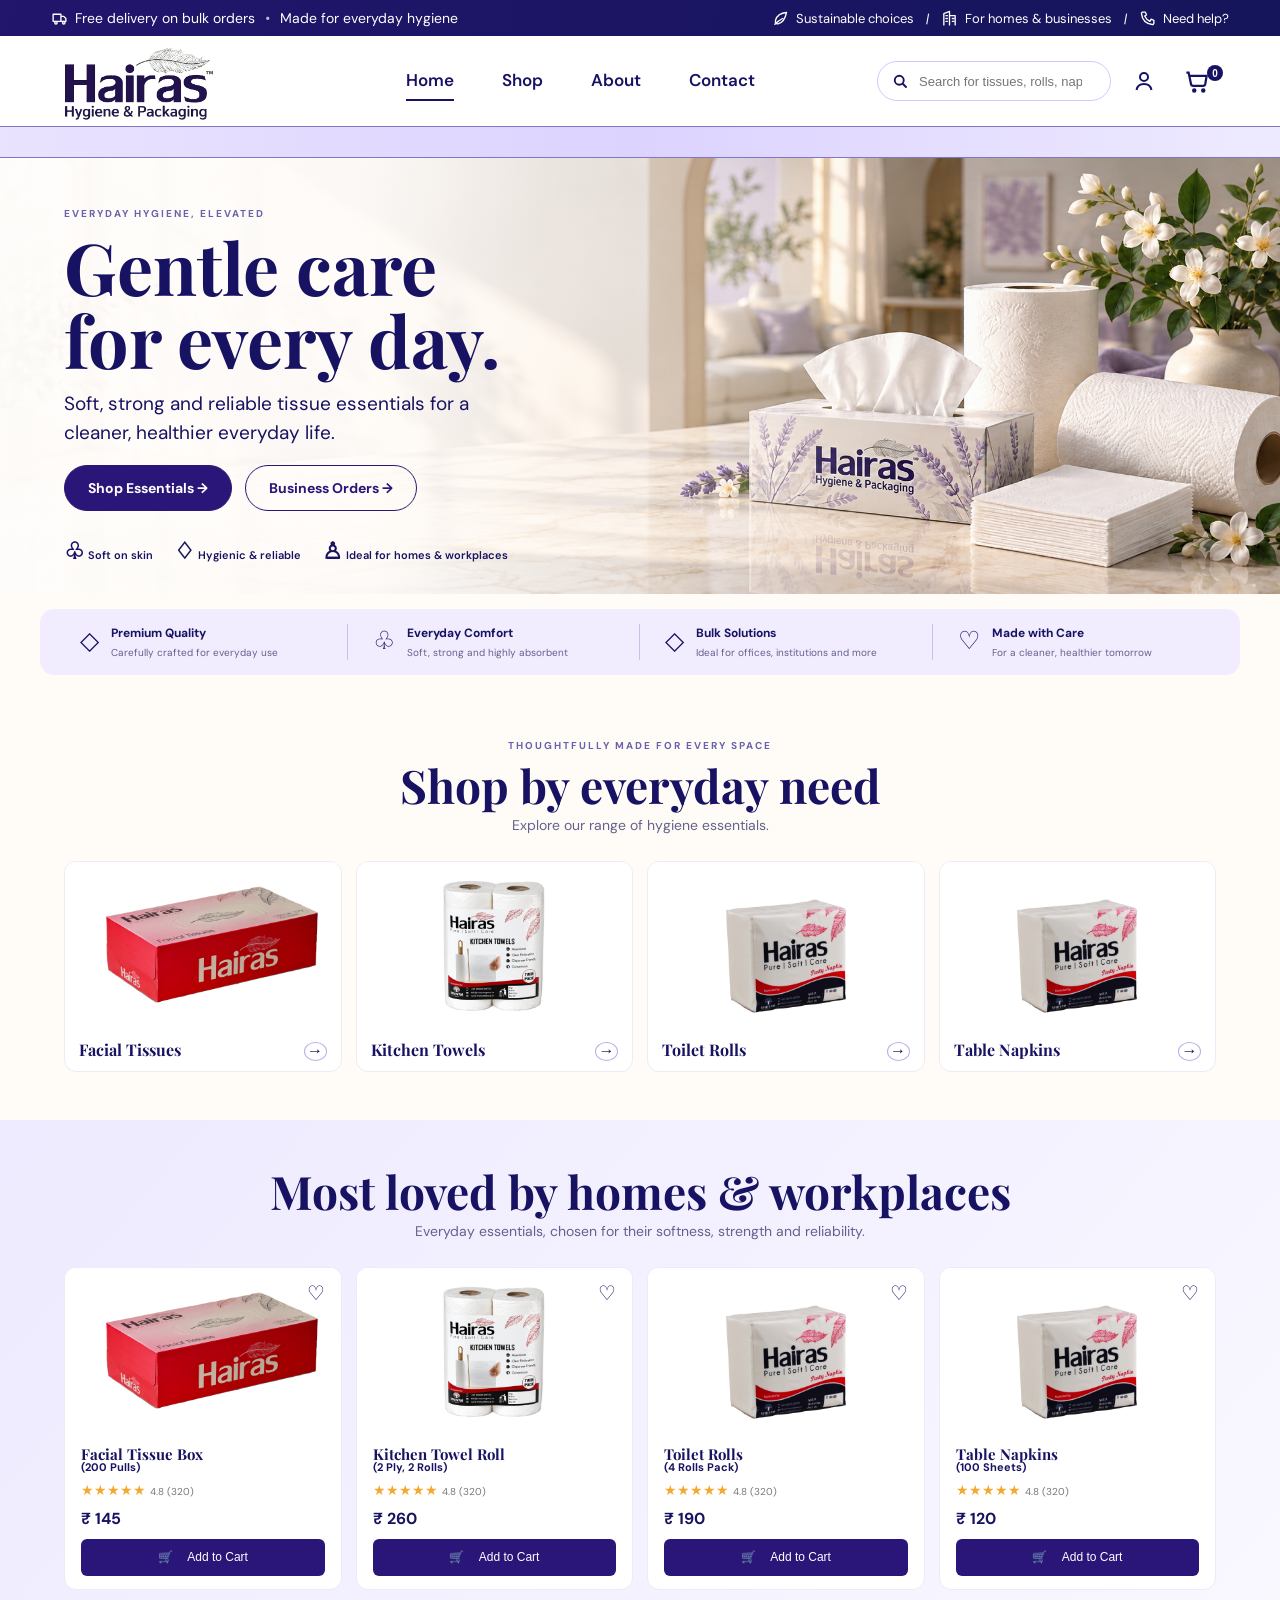
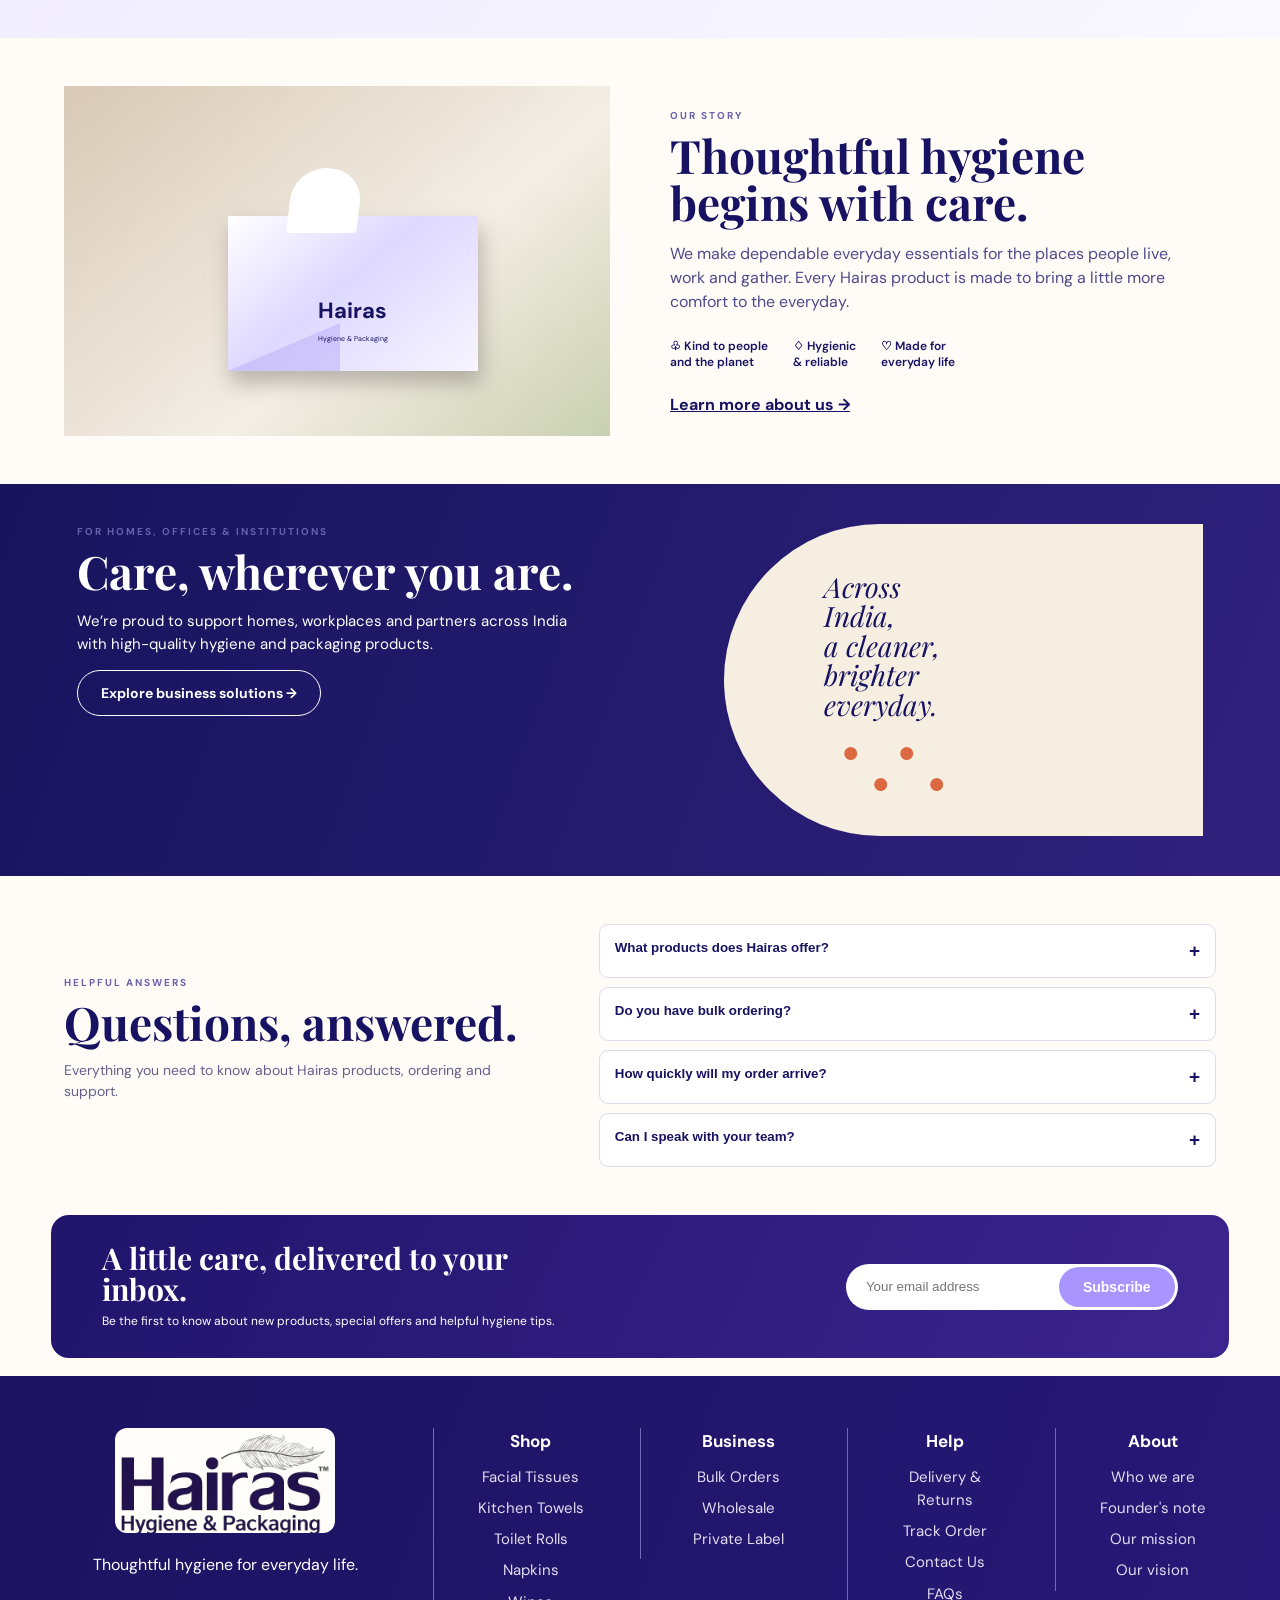
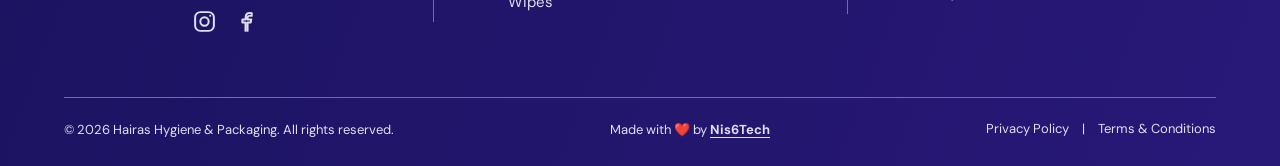
<file: public/index.html>
<!DOCTYPE html>
<html lang="en">
<head>
  <meta charset="UTF-8" /><meta name="viewport" content="width=device-width, initial-scale=1.0" />
  <meta name="description" content="Hairas — thoughtful hygiene for everyday life." />
  <title>Hairas | Hygiene &amp; Packaging</title>
  <link rel="preconnect" href="https://fonts.googleapis.com"><link rel="preconnect" href="https://fonts.gstatic.com" crossorigin>
  <link href="https://fonts.googleapis.com/css2?family=DM+Sans:wght@400;500;600;700&family=Playfair+Display:wght@600;700;800&display=swap" rel="stylesheet">
  <link rel="stylesheet" href="css/style.css" />
</head>
<body>
  <div class="notice"><span>▰ &nbsp; Free delivery on bulk orders</span><i>•</i><span>Made for everyday hygiene</span><span class="notice-right">♧ Sustainable choices &nbsp; | &nbsp; ♙ For homes &amp; businesses &nbsp; | &nbsp; ☎ Need help?</span></div>
  <header class="header">
    <a class="brand header-logo" href="index.html"><img src="images/hairas-logo.png" alt="Hairas Hygiene &amp; Packaging"></a>
    <button class="menu" aria-label="Open navigation">☰</button>
    <nav><a class="active" href="index.html">Home</a><a href="Product.html">Shop</a><a href="About.html">About</a><a href="#business">Business</a><a href="Contact.html">Contact</a></nav>
    <div class="head-actions"><label class="search"><svg viewBox="0 0 24 24" aria-hidden="true"><circle cx="11" cy="11" r="6"></circle><path d="m16 16 4 4"></path></svg><input placeholder="Search for tissues, rolls, napkins..." /></label><button class="icon-button" aria-label="Account"><svg viewBox="0 0 24 24"><circle cx="12" cy="8" r="4"></circle><path d="M4.5 21c.7-4 3.2-6 7.5-6s6.8 2 7.5 6"></path></svg></button><button class="cart-button icon-button" aria-label="Cart"><svg viewBox="0 0 24 24"><path d="M3 4h2l2.1 10.2a2 2 0 0 0 2 1.6h8.7a2 2 0 0 0 2-1.6L21 7H6"></path><circle cx="10" cy="20" r="1"></circle><circle cx="18" cy="20" r="1"></circle></svg><b>0</b></button></div>
  </header>
  <div class="info-ticker"><div class="ticker-content"><span>✦ &nbsp; Welcome to Hairas — thoughtful hygiene for everyday life</span><span>•</span><span>Free delivery on bulk orders</span><span>•</span><span>Business &amp; wholesale enquiries welcome</span><span>•</span><span>Soft, safe and reliable essentials for every space</span><span>•</span><span>✦ &nbsp; Welcome to Hairas — thoughtful hygiene for everyday life</span></div></div>

  <main>
    <section id="home" class="hero">
      <div class="hero-copy"><p class="eyebrow">EVERYDAY HYGIENE, ELEVATED</p><h1>Gentle care<br>for every day.</h1><p>Soft, strong and reliable tissue essentials for a cleaner, healthier everyday life.</p><div class="buttons"><a class="btn primary" href="Product.html">Shop Essentials <span>→</span></a><a class="btn outline" href="#business">Business Orders <span>→</span></a></div><div class="assurances"><span>♧ Soft on skin</span><span>♢ Hygienic &amp; reliable</span><span>♙ Ideal for homes &amp; workplaces</span></div></div>
      <div class="hero-art"><div class="soft-circle"></div><span class="leaf leaf-one">❧</span><div class="roll tall"></div><div class="tissue-box"><b>Hairas</b><small>Hygiene &amp; Packaging</small><i></i></div><div class="roll medium"></div><div class="napkin-stack"></div><em>♧ &nbsp; Soft. Safe. Thoughtful.</em></div>
    </section>
    <section class="value-strip"><div>◇<p><b>Premium Quality</b><small>Carefully crafted for everyday use</small></p></div><div>♧<p><b>Everyday Comfort</b><small>Soft, strong and highly absorbent</small></p></div><div>◇<p><b>Bulk Solutions</b><small>Ideal for offices, institutions and more</small></p></div><div>♡<p><b>Made with Care</b><small>For a cleaner, healthier tomorrow</small></p></div></section>
    <section id="products" class="shop section"><div class="section-heading"><p class="eyebrow">THOUGHTFULLY MADE FOR EVERY SPACE</p><h2>Shop by everyday need</h2><p>Explore our range of hygiene essentials.</p></div><div class="category-cards"><article><div class="product-visual tissue"></div><h3>Facial Tissues <span>→</span></h3></article><article><div class="product-visual kitchen"></div><h3>Kitchen Towels <span>→</span></h3></article><article><div class="product-visual toilet"></div><h3>Toilet Rolls <span>→</span></h3></article><article><div class="product-visual napkins"></div><h3>Table Napkins <span>→</span></h3></article></div></section>
    <section class="featured section"><div class="section-heading"><h2>Most loved by homes &amp; workplaces</h2><p>Everyday essentials, chosen for their softness, strength and reliability.</p></div><div id="product-grid" class="product-grid"></div></section>
    <section id="about" class="story section"><div class="story-art"><div class="tissue-box large"><b>Hairas</b><small>Hygiene &amp; Packaging</small><i></i></div></div><div><p class="eyebrow">OUR STORY</p><h2>Thoughtful hygiene begins with care.</h2><p>We make dependable everyday essentials for the places people live, work and gather. Every Hairas product is made to bring a little more comfort to the everyday.</p><div class="story-features"><span>♧ Kind to people<br>and the planet</span><span>♢ Hygienic<br>&amp; reliable</span><span>♡ Made for<br>everyday life</span></div><a class="text-link" href="#contact">Learn more about us →</a></div></section>
    <section id="business" class="business"><div><p class="eyebrow">FOR HOMES, OFFICES &amp; INSTITUTIONS</p><h2>Care, wherever you are.</h2><p>We’re proud to support homes, workplaces and partners across India with high-quality hygiene and packaging products.</p><a class="btn outline white" href="#contact">Explore business solutions →</a></div><div class="map">Across<br>India,<br>a cleaner,<br>brighter<br>everyday.<span>●　 ●<br>　●　 ●</span></div></section>
    <section class="faq section"><div><p class="eyebrow">HELPFUL ANSWERS</p><h2>Questions, answered.</h2><p>Everything you need to know about Hairas products, ordering and support.</p></div><div class="accordion"><button>What products does Hairas offer? <b>+</b></button><button>Do you have bulk ordering? <b>+</b></button><button>How quickly will my order arrive? <b>+</b></button><button>Can I speak with your team? <b>+</b></button></div></section>
    <section id="contact" class="newsletter"><div><h2>A little care, delivered to your inbox.</h2><p>Be the first to know about new products, special offers and helpful hygiene tips.</p></div><form><input type="email" placeholder="Your email address" required><button class="btn primary">Subscribe</button></form></section>
  </main>
  <footer><div class="footer-main"><div class="footer-brand"><a class="brand" href="#home"><strong>Hairas</strong><small>Hygiene &amp; Packaging</small></a><p>Thoughtful hygiene for everyday life.</p><p class="socials">◎　f　▶　in</p></div><div><b>Shop</b><a>Facial Tissues</a><a>Kitchen Towels</a><a>Toilet Rolls</a><a>Napkins</a><a>Wipes</a></div><div><b>Business</b><a>Bulk Orders</a><a>Wholesale</a><a>Private Label</a></div><div><b>Help</b><a>Delivery &amp; Returns</a><a>Track Order</a><a>Contact Us</a><a>FAQs</a></div><div><b>Company</b><a>Our Story</a><a>Sustainability</a><a>Careers</a></div></div><div class="footer-bottom"><span>▣ &nbsp; Secure checkout　 <mark>VISA</mark> <mark>●●</mark> <mark>RuPay</mark> <mark>UPI</mark></span><span>© 2026 Hairas Hygiene &amp; Packaging. All rights reserved.</span><span>Privacy Policy　|　Terms &amp; Conditions</span></div></footer>
  <script src="js/app.js"></script>
</body></html>
</file>
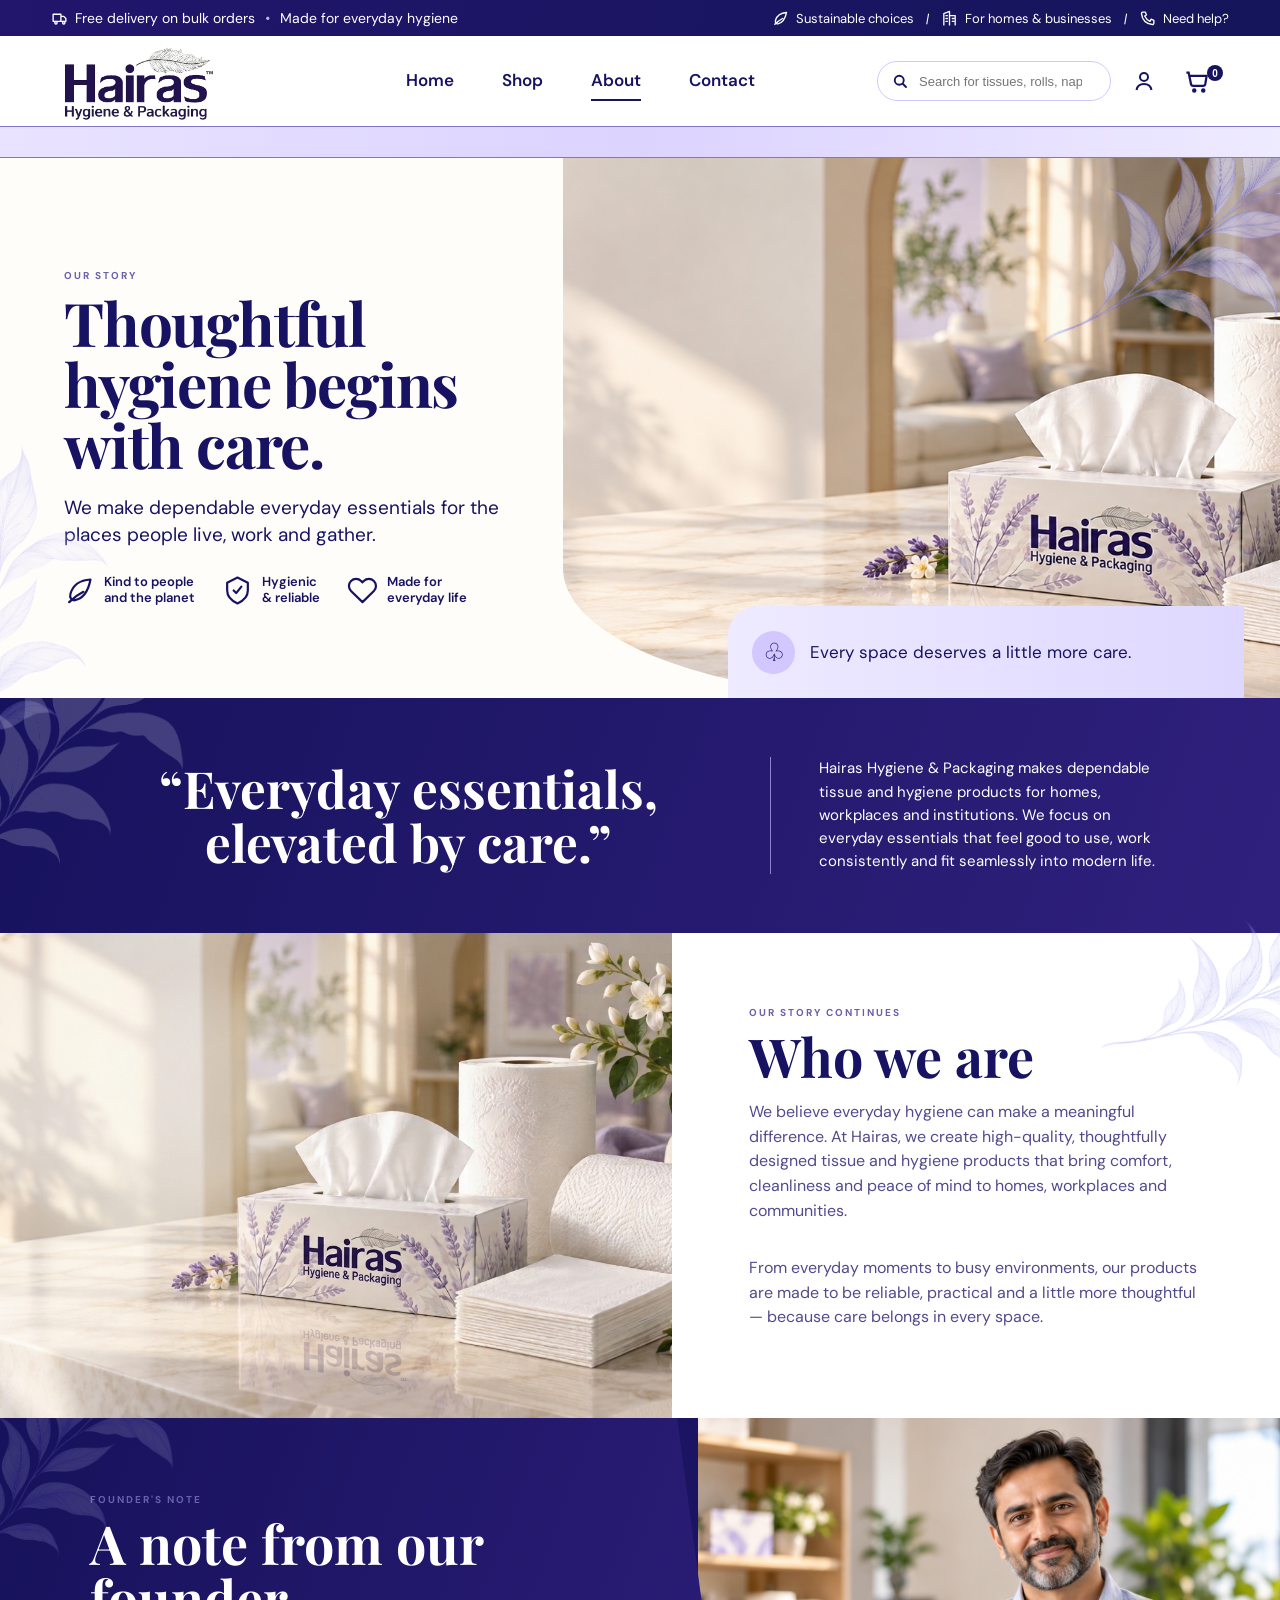
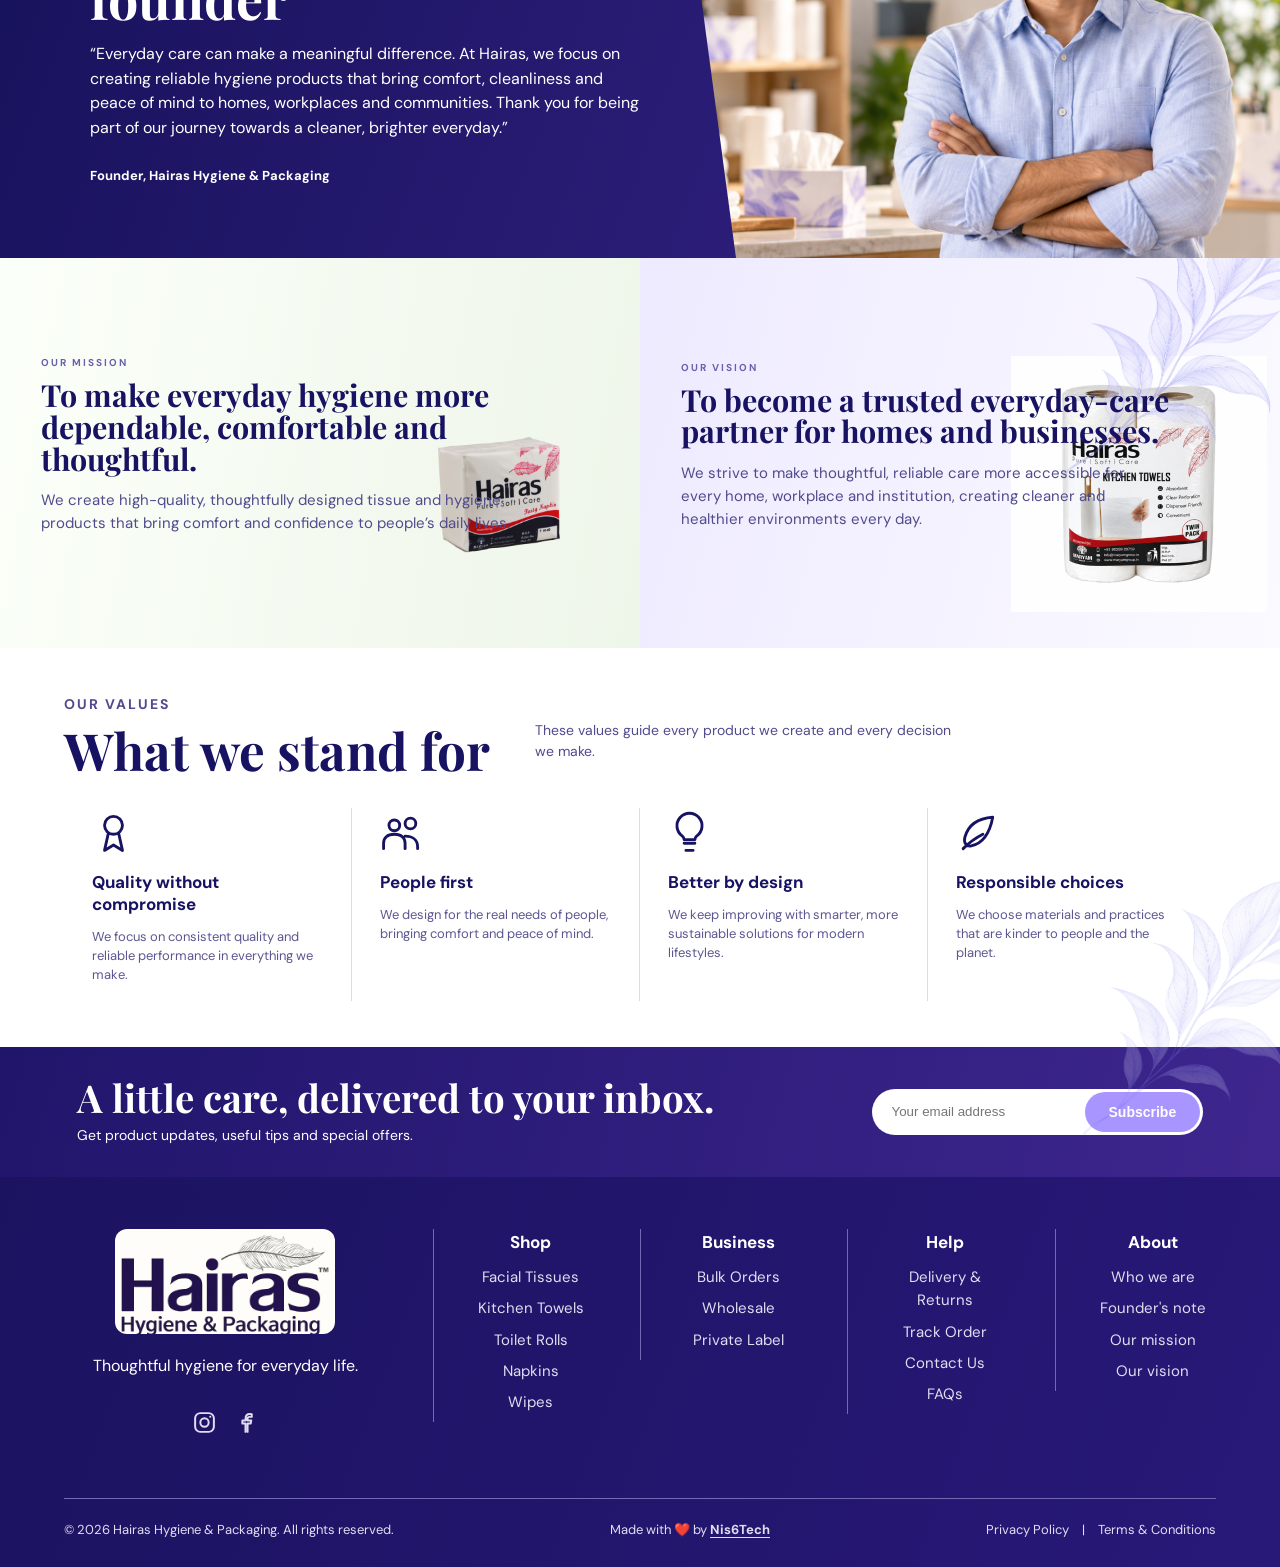
<file: public/About.html>
<!DOCTYPE html><html lang="en"><head><meta charset="UTF-8"><meta name="viewport" content="width=device-width,initial-scale=1"><title>About | Hairas</title><link rel="preconnect" href="https://fonts.googleapis.com"><link href="https://fonts.googleapis.com/css2?family=DM+Sans:wght@400;500;600;700&family=Playfair+Display:wght@600;700;800&display=swap" rel="stylesheet"><link rel="stylesheet" href="css/style.css"></head><body>
<div class="notice"><span>▰ &nbsp; Free delivery on bulk orders</span><i>•</i><span>Made for everyday hygiene</span><span class="notice-right">♧ Sustainable choices &nbsp; | &nbsp; ♙ For homes &amp; businesses &nbsp; | &nbsp; ☎ Need help?</span></div><header class="header"><a class="brand" href="index.html"><strong>Hairas<sup>®</sup></strong><small>Hygiene &amp; Packaging</small></a><button class="menu">☰</button><nav><a href="index.html">Home</a><a href="Product.html">Shop</a><a class="active" href="About.html">About</a><a href="index.html#business">Business</a><a href="Contact.html">Contact</a></nav><div class="head-actions"><label class="search">⌕ <input placeholder="Search for tissues, rolls, napkins..."></label><button>♙</button><button class="cart-button">🛒<b>0</b></button></div></header><div class="info-ticker"><div class="ticker-content"><span>♧ &nbsp; Made with care for every day</span><span>•</span><span>Reliable hygiene for homes and workplaces</span><span>•</span><span>Designed for comfort, cleanliness and peace of mind</span><span>•</span><span>♧ &nbsp; Made with care for every day</span></div></div>
<main><section class="page-hero about-page-hero"><div><p class="eyebrow">OUR STORY</p><h1>Thoughtful<br>hygiene begins<br>with care.</h1><p>We make dependable everyday essentials for the places people live, work and gather.</p><div class="assurances"><span>♧ Kind to people<br>and the planet</span><span>♢ Hygienic<br>&amp; reliable</span><span>♡ Made for<br>everyday life</span></div></div><div class="about-art"><div class="tissue-box large"><b>Hairas</b><small>Hygiene &amp; Packaging</small><i></i></div></div></section><section class="quote-band"><p>“Everyday essentials,<br>elevated by care.”</p><span>Hairas Hygiene &amp; Packaging makes dependable tissue and hygiene products for homes, workplaces and institutions. We focus on the essentials that feel good to use and work consistently.</span></section><section class="story section"><div class="story-art"><div class="tissue-box large"><b>Hairas</b><small>Hygiene &amp; Packaging</small><i></i></div></div><div><p class="eyebrow">OUR STORY CONTINUES</p><h2>Who we are</h2><p>We believe everyday hygiene can make a meaningful difference. At Hairas, we create high-quality, thoughtfully designed tissue and hygiene products that bring comfort, cleanliness and peace of mind to homes, workplaces and communities.</p><p>From everyday moments to busy environments, our products are made to be reliable, practical and a little more thoughtful — because care belongs in every space.</p></div></section><section class="founder"><div><p class="eyebrow">FOUNDER'S NOTE</p><h2>A note from our founder</h2><p>“Everyday care can make a meaningful difference. At Hairas, we focus on creating reliable hygiene products that bring comfort, cleanliness and peace of mind to homes, workplaces and communities.”</p><b>Founder, Hairas Hygiene &amp; Packaging</b></div><div class="founder-photo">H</div></section><section class="mission-grid"><article><p class="eyebrow">OUR MISSION</p><h2>To make everyday hygiene more dependable, comfortable and thoughtful.</h2><p>We create high-quality, thoughtfully designed hygiene products that bring comfort and confidence to people's daily lives.</p></article><article><p class="eyebrow">OUR VISION</p><h2>To become a trusted everyday-care partner for homes and businesses.</h2><p>We strive to make thoughtful, reliable care more accessible for every home, workplace and institution.</p></article></section></main>
<footer><div class="footer-main"><div class="footer-brand"><a class="brand" href="index.html"><strong>Hairas</strong><small>Hygiene &amp; Packaging</small></a><p>Thoughtful hygiene for everyday life.</p></div><div><b>Shop</b><a href="Product.html">Facial Tissues</a><a href="Product.html">Kitchen Towels</a></div><div><b>Business</b><a>Bulk Orders</a><a>Wholesale</a></div><div><b>Help</b><a href="Contact.html">Contact Us</a></div><div><b>Company</b><a href="About.html">Our Story</a></div></div><div class="footer-bottom"><span>▣ &nbsp; Secure checkout　 <mark>VISA</mark> <mark>●●</mark></span><span>© 2026 Hairas Hygiene &amp; Packaging.</span></div></footer><script src="js/app.js"></script></body></html>
</file>
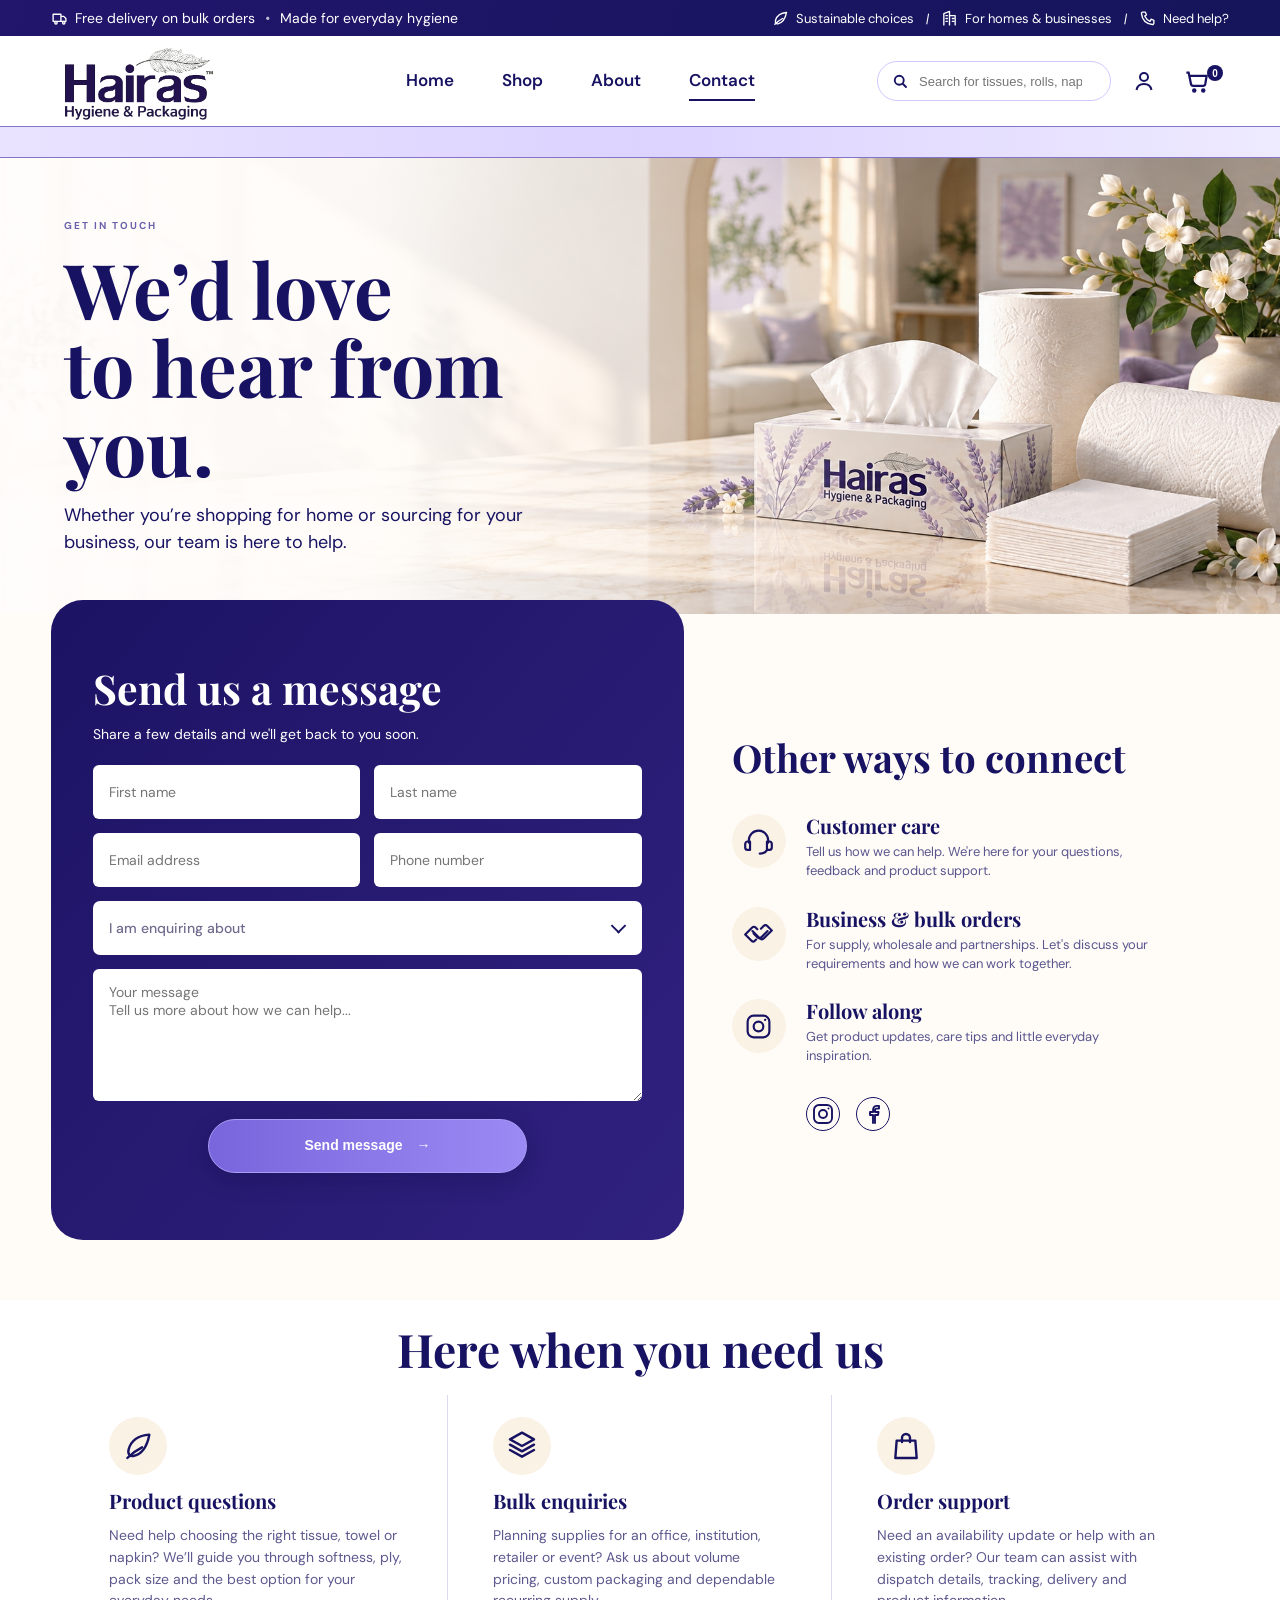
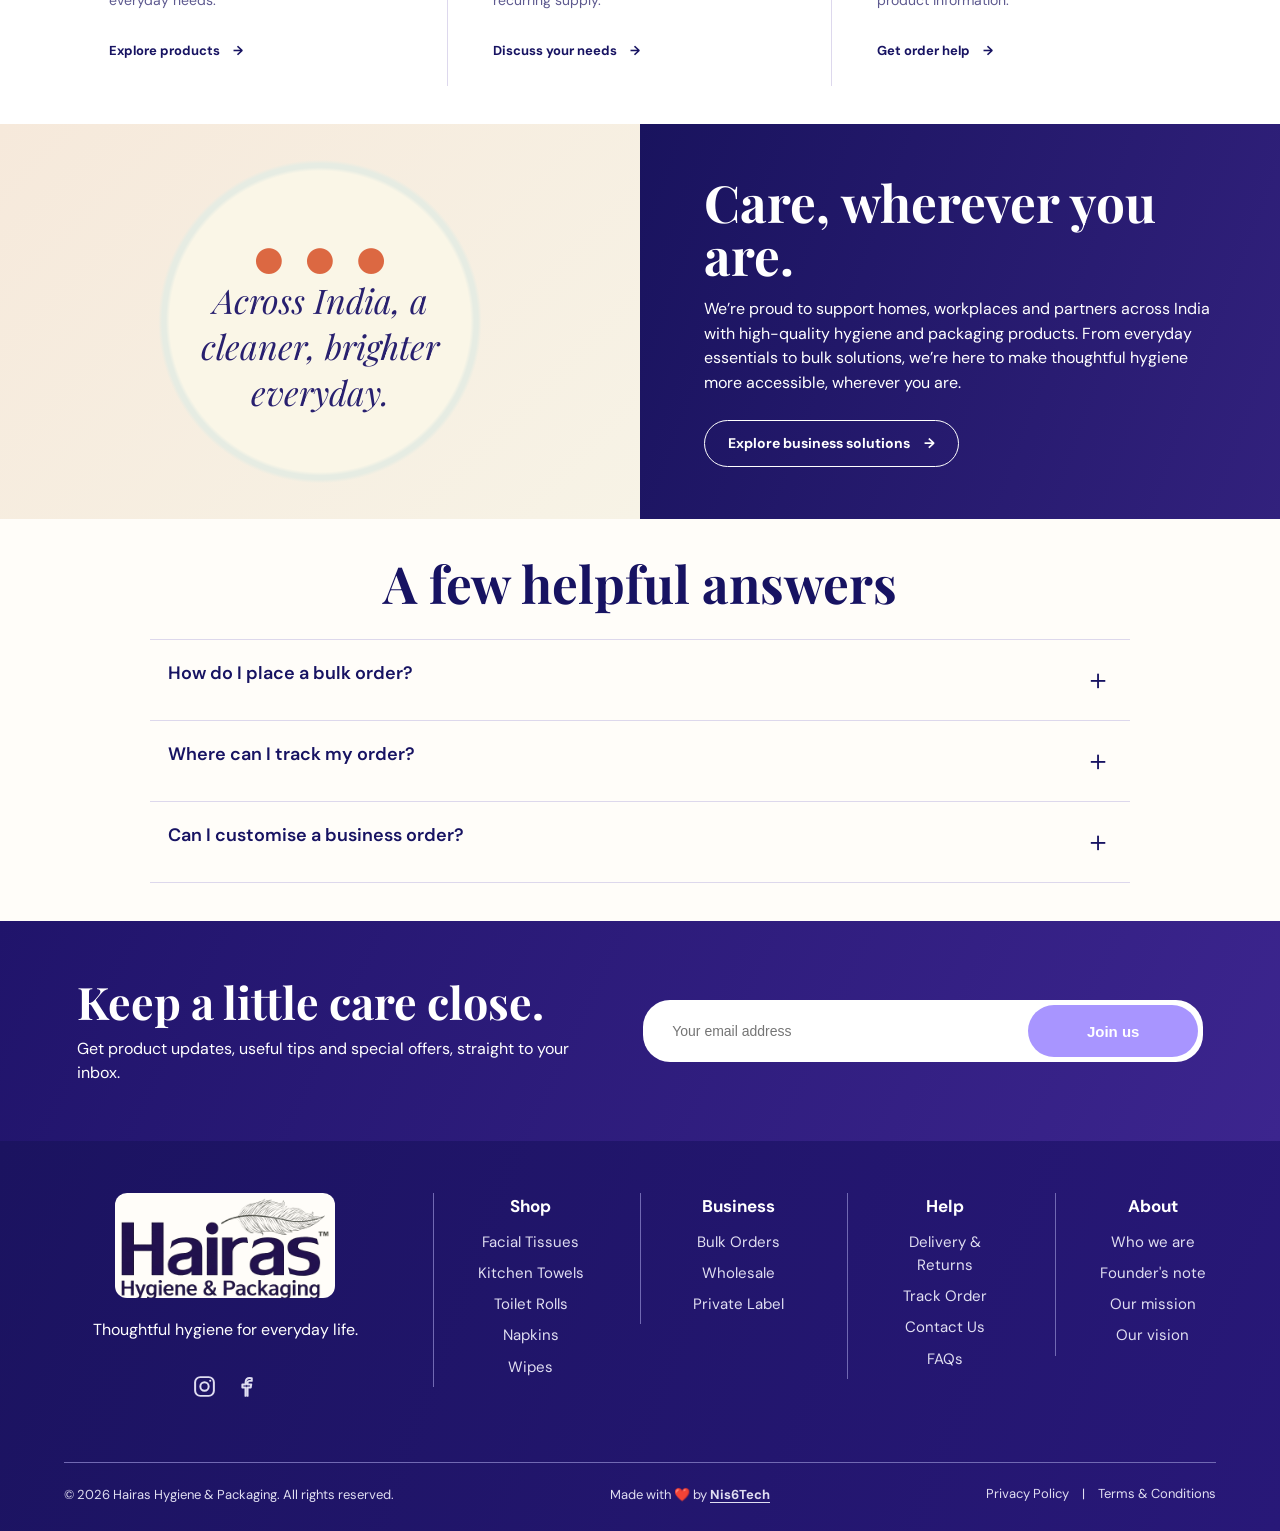
<file: public/Contact.html>
<!DOCTYPE html><html lang="en"><head><meta charset="UTF-8"><meta name="viewport" content="width=device-width,initial-scale=1"><title>Contact | Hairas</title><link rel="preconnect" href="https://fonts.googleapis.com"><link href="https://fonts.googleapis.com/css2?family=DM+Sans:wght@400;500;600;700&family=Playfair+Display:wght@600;700;800&display=swap" rel="stylesheet"><link rel="stylesheet" href="css/style.css"></head><body>
<div class="notice"><span>▰ &nbsp; Free delivery on bulk orders</span><i>•</i><span>Made for everyday hygiene</span><span class="notice-right">♧ Sustainable choices &nbsp; | &nbsp; ♙ For homes &amp; businesses &nbsp; | &nbsp; ☎ Need help?</span></div><header class="header"><a class="brand" href="index.html"><strong>Hairas<sup>®</sup></strong><small>Hygiene &amp; Packaging</small></a><button class="menu">☰</button><nav><a href="index.html">Home</a><a href="Product.html">Shop</a><a href="About.html">About</a><a href="index.html#business">Business</a><a class="active" href="Contact.html">Contact</a></nav><div class="head-actions"><label class="search">⌕ <input placeholder="Search for tissues, rolls, napkins..."></label><button>♙</button><button class="cart-button">🛒<b>0</b></button></div></header><div class="info-ticker"><div class="ticker-content"><span>☎ &nbsp; We're here when you need us</span><span>•</span><span>Product questions, order support and business enquiries</span><span>•</span><span>Our team is ready to help</span><span>•</span><span>☎ &nbsp; We're here when you need us</span></div></div>
<main><section class="page-hero contact-page-hero"><div><p class="eyebrow">GET IN TOUCH</p><h1>We’d love<br>to hear from you.</h1><p>Whether you’re shopping for home or sourcing for your business, our team is here to help.</p></div><div class="contact-art"><div class="tissue-box large"><b>Hairas</b><small>Hygiene &amp; Packaging</small><i></i></div><span>Let’s<br>talk.</span></div></section><section class="contact-layout section"><form class="contact-form"><h2>Send us a message</h2><p>Share a few details and we'll get back to you soon.</p><div class="form-grid"><input placeholder="First name"><input placeholder="Last name"><input type="email" placeholder="Email address"><input placeholder="Phone number"></div><select><option>I am enquiring about</option><option>Product support</option><option>Bulk orders</option></select><textarea placeholder="Your message&#10;Tell us more about how we can help..."></textarea><button class="btn primary">Send message　→</button></form><div class="connect"><h2>Other ways to connect</h2><article><b>♧　 Customer care</b><p>Tell us how we can help. We're here for your questions, feedback and product support.</p></article><article><b>♢　 Business &amp; bulk orders</b><p>For supply, wholesale and partnerships. Let's discuss your requirements and how we can work together.</p></article><article><b>◎　 Follow along</b><p>Get product updates, care tips and little everyday inspiration.</p></article><p class="socials">◎　f　▶　in</p></div></section><section class="support section"><div class="section-heading"><h2>Here when you need us</h2></div><div class="support-grid"><article>♧<h3>Product questions</h3><p>Need help choosing the right product? We can guide you.</p></article><article>▰<h3>Bulk enquiries</h3><p>Looking for larger quantities for your business or institution?</p></article><article>▣<h3>Order support</h3><p>We can help with product information and availability.</p></article></div></section></main>
<footer><div class="footer-main"><div class="footer-brand"><a class="brand" href="index.html"><strong>Hairas</strong><small>Hygiene &amp; Packaging</small></a><p>Thoughtful hygiene for everyday life.</p></div><div><b>Shop</b><a href="Product.html">Facial Tissues</a><a href="Product.html">Kitchen Towels</a></div><div><b>Business</b><a>Bulk Orders</a></div><div><b>Help</b><a href="Contact.html">Contact Us</a></div><div><b>Company</b><a href="About.html">Our Story</a></div></div><div class="footer-bottom"><span>▣ &nbsp; Secure checkout　 <mark>VISA</mark> <mark>●●</mark></span><span>© 2026 Hairas Hygiene &amp; Packaging.</span></div></footer><script src="js/app.js"></script></body></html>
</file>
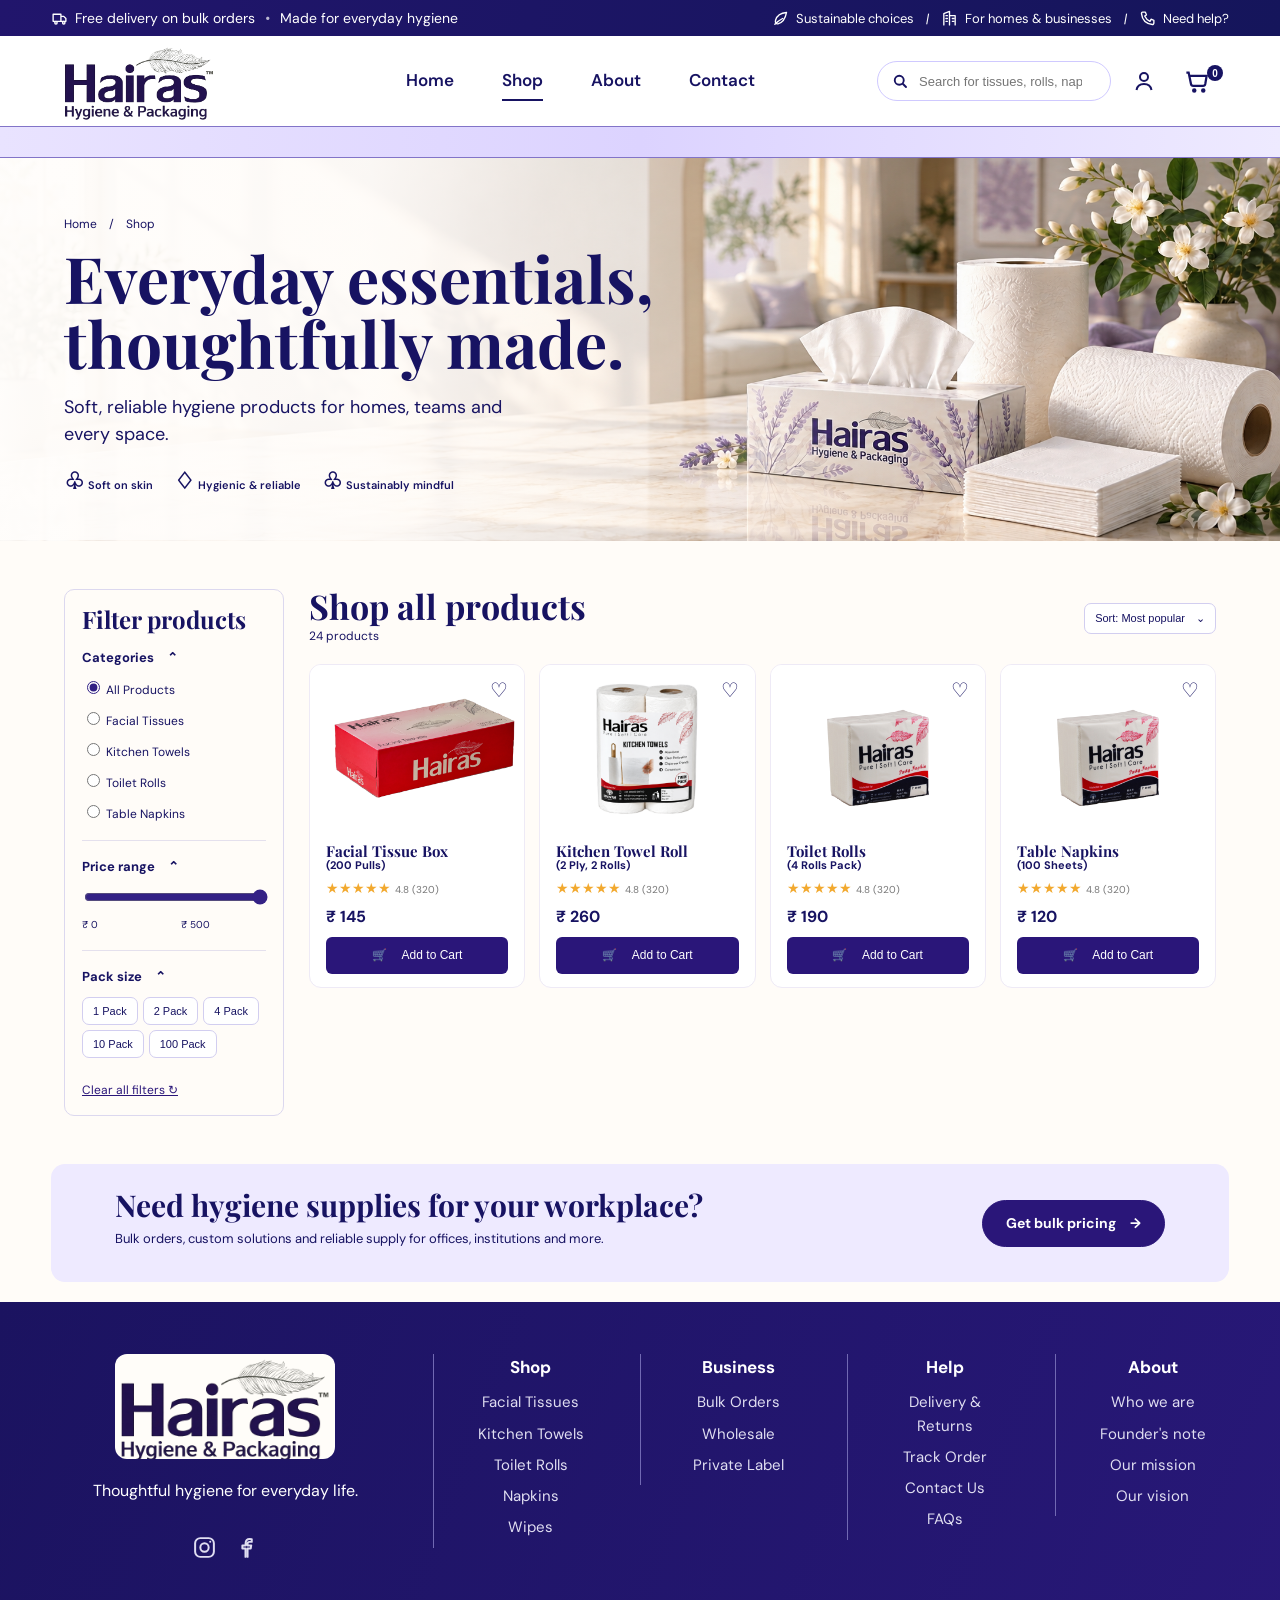
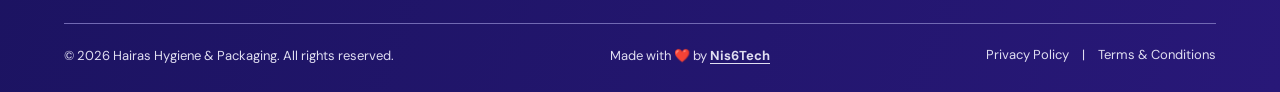
<file: public/Product.html>
<!DOCTYPE html><html lang="en"><head><meta charset="UTF-8"><meta name="viewport" content="width=device-width,initial-scale=1"><title>Products | Hairas</title><link rel="preconnect" href="https://fonts.googleapis.com"><link href="https://fonts.googleapis.com/css2?family=DM+Sans:wght@400;500;600;700&family=Playfair+Display:wght@600;700;800&display=swap" rel="stylesheet"><link rel="stylesheet" href="css/style.css"></head><body>
<div class="notice"><span>▰ &nbsp; Free delivery on bulk orders</span><i>•</i><span>Made for everyday hygiene</span><span class="notice-right">♧ Sustainable choices &nbsp; | &nbsp; ♙ For homes &amp; businesses &nbsp; | &nbsp; ☎ Need help?</span></div><header class="header"><a class="brand" href="index.html"><strong>Hairas<sup>®</sup></strong><small>Hygiene &amp; Packaging</small></a><button class="menu">☰</button><nav><a href="index.html">Home</a><a class="active" href="Product.html">Shop</a><a href="About.html">About</a><a href="index.html#business">Business</a><a href="Contact.html">Contact</a></nav><div class="head-actions"><label class="search">⌕ <input placeholder="Search for tissues, rolls, napkins..."></label><button>♙</button><button class="cart-button">🛒<b>0</b></button></div></header><div class="info-ticker"><div class="ticker-content"><span>✦ &nbsp; Shop Hairas essentials for everyday comfort</span><span>•</span><span>Bundle packs made to go further</span><span>•</span><span>Bulk pricing available for workplaces</span><span>•</span><span>Soft, strong and ready for every space</span><span>•</span><span>✦ &nbsp; Shop Hairas essentials for everyday comfort</span></div></div>
<main><section class="page-hero product-page-hero"><div><p class="crumb">Home　/　Shop</p><h1>Everyday essentials,<br>thoughtfully made.</h1><p>Soft, reliable hygiene products for homes, teams and every space.</p><div class="assurances"><span>♧ Soft on skin</span><span>♢ Hygienic &amp; reliable</span><span>♧ Sustainably mindful</span></div></div><div class="hero-art"><div class="roll tall"></div><div class="tissue-box"><b>Hairas</b><small>Hygiene &amp; Packaging</small><i></i></div><div class="roll medium"></div><div class="napkin-stack"></div></div></section><section id="all" class="catalog section"><aside class="filters"><h2>Filter products</h2><b>Categories　⌃</b><label><input type="radio" checked> All Products</label><label><input type="radio"> Facial Tissues</label><label><input type="radio"> Kitchen Towels</label><label><input type="radio"> Toilet Rolls</label><label><input type="radio"> Table Napkins</label><hr><b>Price range　⌃</b><input type="range" min="0" max="500" value="500"><small>₹ 0　　　　　　　　 ₹ 500</small><hr><b>Pack size　⌃</b><div class="chips"><button>1 Pack</button><button>2 Pack</button><button>4 Pack</button><button>10 Pack</button><button>100 Pack</button></div><a href="#all">Clear all filters ↻</a></aside><div class="catalog-content"><div class="catalog-top"><div><h2>Shop all products</h2><p>24 products</p></div><button class="sort">Sort: Most popular　⌄</button></div><div id="product-grid" class="product-grid"></div></div></section><section class="bulk-banner"><div><h2>Need hygiene supplies for your workplace?</h2><p>Bulk orders, custom solutions and reliable supply for offices, institutions and more.</p></div><a class="btn primary" href="Contact.html">Get bulk pricing　→</a></section></main>
<footer><div class="footer-main"><div class="footer-brand"><a class="brand" href="index.html"><strong>Hairas</strong><small>Hygiene &amp; Packaging</small></a><p>Thoughtful hygiene for everyday life.</p><p class="socials">◎　f　▶　in</p></div><div><b>Shop</b><a href="Product.html">Facial Tissues</a><a href="Product.html">Kitchen Towels</a><a href="Product.html">Toilet Rolls</a></div><div><b>Business</b><a>Bulk Orders</a><a>Wholesale</a><a>Private Label</a></div><div><b>Help</b><a href="Contact.html">Contact Us</a><a>FAQs</a></div><div><b>Company</b><a href="About.html">Our Story</a><a>Sustainability</a></div></div><div class="footer-bottom"><span>▣ &nbsp; Secure checkout　 <mark>VISA</mark> <mark>●●</mark> <mark>RuPay</mark></span><span>© 2026 Hairas Hygiene &amp; Packaging.</span></div></footer><script src="js/app.js"></script></body></html>
</file>
<file: public/css/style.css>
:root{--ink:#171362;--purple:#2a1679;--lav:#eeeaff;--orange:#db6840;--cream:#fffcf8;--muted:#65618c}*{box-sizing:border-box}html{scroll-behavior:smooth}body{margin:0;background:var(--cream);font-family:'DM Sans',sans-serif;color:var(--ink)}h1,h2,h3{font-family:'Playfair Display',Georgia,serif;margin:0;line-height:1.02}h1{font-size:clamp(3rem,5.6vw,5.5rem)}h2{font-size:clamp(2.15rem,3.6vw,3.7rem)}p{line-height:1.5}.notice{background:linear-gradient(100deg,#21156c,#15155b);height:36px;color:#fff;padding:8px max(4vw,20px);font-size:12px;display:flex;gap:11px;align-items:center}.notice-right{margin-left:auto;font-size:11px}.header{height:90px;padding:0 max(5vw,26px);display:flex;align-items:center;gap:45px;background:#fff}.brand{display:flex;flex-direction:column;line-height:.8;text-decoration:none;color:var(--ink);min-width:125px}.brand strong{font-size:2.45rem;letter-spacing:-2px}.brand sup{font-size:9px}.brand small{font-size:9px;font-weight:600;letter-spacing:.2px;margin-left:4px}nav{display:flex;gap:34px;margin-left:auto}nav a{color:var(--ink);font-size:14px;text-decoration:none;padding:8px 0;border-bottom:2px solid transparent}nav a:hover,nav .active{border-color:var(--ink)}.head-actions{display:flex;gap:15px;align-items:center}.head-actions button{border:0;background:none;color:var(--ink);font-size:25px;position:relative}.cart-button b{position:absolute;background:var(--ink);color:#fff;border-radius:50%;font-size:9px;width:16px;height:16px;padding:3px;top:-2px;right:-7px}.search{height:40px;border:1px solid #cfc9ff;border-radius:23px;padding:5px 13px;font-size:27px;display:flex;align-items:center}.search input{border:0;outline:0;width:180px;color:var(--ink);font-size:11px}.menu{display:none}.category-bar{margin:0 auto 5px;padding:0 2%;width:min(1200px,94%);background:var(--lav);border-radius:12px;height:52px;display:flex;align-items:center;justify-content:space-around}.category-bar a{color:var(--ink);text-decoration:none;font-weight:600;font-size:14px;border-right:1px solid #b7b1ee;flex:1;text-align:center}.category-bar a:last-child{border:0}.category-bar a:first-letter{font-size:23px}.hero{min-height:375px;display:grid;grid-template-columns:1.05fr 1fr;overflow:hidden;background:linear-gradient(115deg,#fff 0%,#fffdf9 45%,#e7e4f3 100%);padding:48px max(5vw,40px) 28px}.hero-copy{max-width:570px;z-index:2}.eyebrow{font-size:10px;font-weight:700;letter-spacing:2px;color:#6961ac;margin:0 0 9px}.hero-copy>p:not(.eyebrow){font-size:19px;max-width:470px;margin:14px 0}.buttons{display:flex;gap:13px;margin:18px 0 25px}.btn{border-radius:27px;text-decoration:none;padding:13px 23px;font-size:13px;font-weight:700;display:inline-block;border:1.5px solid var(--purple);cursor:pointer}.primary{background:var(--purple);color:#fff}.outline{color:var(--purple);background:transparent}.assurances{display:flex;gap:21px;font-size:11px;font-weight:600}.assurances span::first-letter{font-size:23px}.hero-art{position:relative;min-height:310px}.soft-circle{background:#f6efe2;position:absolute;width:415px;height:415px;border-radius:50%;bottom:-110px;left:8%}.roll{position:absolute;background:repeating-linear-gradient(22deg,#fefdf9 0 3px,#e5e1d8 4px 5px);border-radius:50% 50% 8px 8px;box-shadow:6px 8px 12px #79716b54}.roll:before{content:'';position:absolute;background:#a1988d;border-radius:50%;top:6px;left:34%;width:32%;height:11px}.tall{height:205px;width:106px;right:28%;top:20px}.medium{height:134px;width:108px;right:2%;top:92px}.tissue-box{position:absolute;width:200px;height:125px;background:linear-gradient(140deg,#fff,#ded8ff 45%,#f7f5ff);bottom:32px;left:13%;box-shadow:3px 12px 19px #827b7580;padding:62px 0 0;text-align:center;z-index:1}.tissue-box:after{content:'';position:absolute;bottom:0;left:0;border-style:solid;border-width:0 0 48px 112px;border-color:transparent transparent #b4a6f7 transparent;opacity:.45}.tissue-box i{position:absolute;width:70px;height:65px;background:#fff;top:-48px;left:62px;border-radius:52% 58% 6% 6%;transform:skew(-7deg)}.tissue-box b{position:relative;display:block;font-size:22px;z-index:2}.tissue-box small{position:relative;font-size:7px;z-index:2}.napkin-stack{position:absolute;width:150px;height:75px;right:3%;bottom:17px;background:repeating-linear-gradient(0deg,#fff 0 4px,#dfdbd3 5px 6px);transform:skew(-15deg);box-shadow:5px 8px 10px #8885}.hero-art em{position:absolute;right:5%;top:0;padding:11px 17px;border-radius:20px;background:#ede8ff;font-style:normal;font-size:11px;font-weight:700}.leaf{font-size:190px;color:#ddd6ff;position:absolute;right:-5%;bottom:-38px;transform:rotate(15deg);opacity:.8}.value-strip{width:min(1200px,94%);margin:15px auto;display:grid;grid-template-columns:repeat(4,1fr);padding:15px;background:#f1edff;border-radius:14px}.value-strip>div{display:flex;gap:12px;border-right:1px solid #c7c1ee;padding:0 25px;font-size:25px}.value-strip>div:last-child{border:0}.value-strip p{margin:0;font-size:12px}.value-strip small{display:block;color:var(--muted);font-size:10px;margin-top:3px}.section{padding:48px max(5vw,32px)}.section-heading{text-align:center;margin-bottom:25px}.section-heading h2{margin-bottom:6px}.section-heading>p:last-child{font-size:13px;color:var(--muted);margin:0}.category-cards,.product-grid{display:grid;grid-template-columns:repeat(4,1fr);gap:14px;max-width:1200px;margin:auto}.category-cards article,.product-card{background:#fff;border-radius:12px;overflow:hidden;border:1px solid #eeeaf6}.category-cards h3{font-size:16px;padding:12px 14px}.category-cards h3 span{float:right;border:1px solid #b7afe9;border-radius:50%;font-family:sans-serif;width:23px;text-align:center}.featured{background:linear-gradient(130deg,#eeeaff,#f9f8ff)}.product-card{position:relative;padding-bottom:13px}.product-card h3{font-size:15px;padding:11px 16px 0}.product-card h3 small{font-family:'DM Sans';display:block;font-size:11px}.product-card strong,.product-card .rating{margin:7px 16px;display:block}.rating{color:#f2a92f;font-size:14px}.rating small{color:#777;font-size:10px}.heart{position:absolute;right:10px;top:10px;border:0;background:#fff;color:var(--ink);border-radius:50%;font-size:20px;width:30px;height:30px;z-index:2}.add{background:var(--purple);color:#fff;border:0;margin:3px 16px 0;width:calc(100% - 32px);border-radius:6px;padding:10px;font-size:12px}.product-visual{height:168px;position:relative;background-color:#f2efe8;overflow:hidden}.product-visual:after{content:'';position:absolute;left:50%;top:45%;transform:translate(-50%,-50%);filter:drop-shadow(5px 7px 5px #7c756c60)}.tissue:after{width:135px;height:88px;content:'Hairas';display:grid;place-items:center;background:linear-gradient(135deg,#fff,#d4caff);font-weight:800;font-size:19px}.tissue:before{content:'';position:absolute;width:45px;height:62px;top:16px;left:calc(50% - 22px);background:#fff;border-radius:55% 45% 0 0}.kitchen:after,.toilet:after{width:65px;height:124px;background:repeating-linear-gradient(18deg,#fff 0 5px,#dedbd3 6px 7px);border-radius:50% 50% 7px 7px}.kitchen:before{content:'';position:absolute;width:64px;height:106px;left:57%;top:35px;background:repeating-linear-gradient(18deg,#fff 0 5px,#dedbd3 6px 7px);border-radius:50% 50% 7px 7px;transform:rotate(25deg)}.toilet:after{box-shadow:76px 0 #f9f8f4}.napkins:after{width:150px;height:87px;background:repeating-linear-gradient(0deg,#fff 0 4px,#e1ddd3 5px 6px);transform:translate(-50%,-50%) skew(-16deg)}.story{display:grid;grid-template-columns:1fr 1fr;align-items:center;gap:60px}.story-art{height:350px;background:linear-gradient(140deg,#d8c9b6,#f4eee6 60%,#c9d0b0);position:relative}.tissue-box.large{left:30%;bottom:65px;width:250px;height:155px;padding-top:80px}.story>div>p:not(.eyebrow){font-size:16px;color:#4f4a89;max-width:520px}.story-features{display:flex;gap:25px;font-size:12px;font-weight:600;margin:24px 0}.text-link{color:var(--ink);font-weight:700}.business{display:grid;grid-template-columns:1.15fr .85fr;min-height:285px;padding:40px max(6vw,35px);background:linear-gradient(110deg,#17145d,#30217d);color:#fff}.business>div:first-child{max-width:560px}.business h2{margin:5px 0 12px}.business p:not(.eyebrow){font-size:15px;max-width:500px}.white{border-color:#fff;color:#fff}.map{font-family:'Playfair Display';font-size:28px;font-style:italic;line-height:1.05;background:#f6efe1;color:var(--ink);border-radius:160px 0 0 160px;padding:48px 20px 20px 100px;position:relative}.map span{font-family:'DM Sans';font-size:30px;color:var(--orange);display:block;margin:17px}.faq{display:grid;grid-template-columns:1fr 1.3fr;gap:60px;align-items:center}.faq h2{margin:7px 0}.faq p:not(.eyebrow){color:var(--muted);font-size:14px}.accordion{display:grid;gap:9px}.accordion button{background:#fff;border:1px solid #dfdbea;border-radius:9px;padding:15px;text-align:left;color:var(--ink);font-weight:600}.accordion b{float:right;font-size:19px}.accordion button.open{background:#f0ecff}.newsletter{margin:0 max(4vw,24px) 18px;padding:28px 4vw;border-radius:18px;background:linear-gradient(115deg,#20146b,#3c258e);color:#fff;display:flex;align-items:center;justify-content:space-between;gap:30px}.newsletter h2{font-size:30px;max-width:450px}.newsletter p{font-size:12px;margin:8px 0 0}.newsletter form{display:flex;background:#fff;border-radius:27px;padding:3px}.newsletter input{width:210px;border:0;padding:0 17px;outline:0;border-radius:27px}.newsletter .btn{border:0;background:#a895ff;padding:12px 24px}footer{color:#fff;background:linear-gradient(110deg,#1b1360,#281878);padding:34px max(5vw,30px) 18px}.footer-main{display:grid;grid-template-columns:2fr repeat(4,1fr);gap:30px}.footer-brand p{font-size:12px}.footer-main>div:not(:first-child){border-left:1px solid #7169b3;padding-left:28px;font-size:12px}.footer-main b,.footer-main a{display:block;margin:0 0 7px}.footer-main a{color:#e0def1;text-decoration:none}.socials{font-size:17px!important}.footer-bottom{border-top:1px solid #7169b3;margin-top:24px;padding-top:16px;font-size:10px;display:flex;justify-content:space-between;align-items:center;color:#e0def1}mark{background:#fff;color:#23347b;padding:4px 7px;border-radius:2px;font-weight:800;margin:0 2px}
@media(max-width:850px){.notice-right,.search{display:none}.header{gap:15px;height:75px}.header nav{display:none;position:absolute;z-index:5;top:111px;right:15px;background:#fff;border:1px solid #ddd;padding:15px;box-shadow:0 6px 20px #0002}.header nav.show{display:flex;flex-direction:column}.menu{display:block;border:0;background:none;font-size:20px;color:var(--ink);order:2}.head-actions{margin-left:auto}.category-bar{overflow:auto;justify-content:flex-start;padding:0}.category-bar a{min-width:145px}.hero{grid-template-columns:1fr;padding-top:38px}.hero-art{min-height:250px}.value-strip{grid-template-columns:repeat(2,1fr)}.value-strip>div{padding:10px;border-bottom:1px solid #c7c1ee}.category-cards,.product-grid{grid-template-columns:repeat(2,1fr)}.story{grid-template-columns:1fr;gap:25px}.business,.faq{grid-template-columns:1fr}.map{display:none}.footer-main{grid-template-columns:repeat(2,1fr)}.footer-brand{grid-column:span 2}.footer-bottom{gap:12px;flex-direction:column;align-items:flex-start}}
@media(max-width:500px){h1{font-size:3rem}.notice{font-size:9px}.notice i{display:none}.brand strong{font-size:2rem}.header{padding:0 20px}.category-bar a span{font-size:11px}.assurances{gap:9px;font-size:9px}.category-cards,.product-grid{gap:8px}.section{padding:34px 18px}.product-visual{height:125px}.story-art{height:260px}.tissue-box.large{transform:scale(.75);left:18%;bottom:27px}.faq{gap:20px}.newsletter{display:block}.newsletter form{margin-top:18px}.newsletter input{width:calc(100% - 110px)}.footer-main>div:not(:first-child){padding-left:12px}.footer-bottom span:last-child{display:none}}
.page-hero{display:grid;grid-template-columns:1.05fr 1fr;min-height:335px;padding:45px max(5vw,38px);overflow:hidden;background:linear-gradient(110deg,#fff,#f0edfc)}.page-hero h1{font-size:clamp(3rem,5vw,5rem)}.page-hero>div>p:not(.eyebrow):not(.crumb){font-size:18px;max-width:460px}.crumb{font-size:12px}.product-page-hero .hero-art{min-height:240px}.catalog{display:grid;grid-template-columns:220px 1fr;gap:25px}.filters{border:1px solid #dcd8ef;border-radius:10px;padding:17px;height:max-content;display:grid;gap:11px;font-size:13px}.filters h2{font-size:24px;margin-bottom:7px}.filters label{font-size:12px}.filters input[type=radio]{accent-color:#312083}.filters input[type=range]{accent-color:#342185;width:100%}.filters hr{border:0;border-top:1px solid #e4e0ed;width:100%}.filters small{font-size:10px}.filters>a{color:var(--purple);font-size:12px;margin-top:13px}.chips{display:flex;gap:5px;flex-wrap:wrap}.chips button,.sort{background:#fff;border:1px solid #d2cef0;color:var(--ink);border-radius:7px;padding:7px 10px;font-size:11px}.catalog-top{display:flex;align-items:center;justify-content:space-between;margin-bottom:15px}.catalog-top h2{font-size:34px}.catalog-top p{font-size:12px;margin:4px 0}.bulk-banner{margin:0 max(4vw,24px) 20px;padding:26px 5vw;display:flex;align-items:center;justify-content:space-between;background:#eeeaff;border-radius:14px}.bulk-banner h2{font-size:30px}.bulk-banner p{font-size:13px;margin:8px 0}.about-page-hero{min-height:360px}.about-art,.contact-art{position:relative;background:linear-gradient(130deg,#d7c5af,#fbf8ef 55%,#cfdae0);margin:-45px calc(-1 * max(5vw,38px)) -45px 0}.about-art .large,.contact-art .large{left:23%;bottom:25%}.quote-band{background:linear-gradient(100deg,#1b1360,#342388);color:#fff;padding:34px max(9vw,40px);display:flex;align-items:center;gap:70px}.quote-band p{font-family:'Playfair Display';font-size:40px;line-height:1.05;text-align:center;width:48%;margin:0}.quote-band span{max-width:390px;padding-left:35px;border-left:1px solid #9085d5;font-size:14px;line-height:1.5}.founder{display:grid;grid-template-columns:1.15fr .85fr;background:linear-gradient(100deg,#1a135f,#352282);color:#fff;min-height:275px}.founder>div:first-child{padding:40px max(7vw,34px)}.founder h2{font-size:36px}.founder p:not(.eyebrow){max-width:530px;font-size:14px}.founder b{font-size:12px}.founder-photo{display:grid;place-items:center;background:linear-gradient(135deg,#c8a98c,#f7eee4);font-family:'Playfair Display';font-size:110px;color:#fff}.mission-grid{display:grid;grid-template-columns:1fr 1fr}.mission-grid article{padding:45px max(7vw,35px);min-height:270px;background:linear-gradient(120deg,#fffdf8,#e9f0e5)}.mission-grid article+article{background:linear-gradient(120deg,#e9e4ff,#fff)}.mission-grid h2{font-size:29px;max-width:500px}.mission-grid p:not(.eyebrow){font-size:13px;max-width:400px;color:#4d4788}.contact-page-hero{min-height:310px}.contact-art span{position:absolute;right:11%;top:10%;background:var(--orange);width:110px;height:110px;border-radius:50%;display:grid;place-items:center;text-align:center;color:#fff;font:27px 'Playfair Display'}.contact-layout{display:grid;grid-template-columns:1.3fr .9fr;gap:45px}.contact-form{background:linear-gradient(130deg,#1c1364,#30217f);border-radius:34px;padding:32px;color:#fff}.contact-form h2,.connect h2{font-size:38px}.contact-form>p{font-size:13px;margin:7px 0 20px}.form-grid{display:grid;grid-template-columns:1fr 1fr;gap:10px}.contact-form input,.contact-form select,.contact-form textarea{border:0;border-radius:6px;width:100%;padding:12px;margin-bottom:10px;color:var(--ink);font-family:inherit;font-size:12px}.contact-form textarea{height:90px;resize:vertical}.contact-form .primary{background:var(--orange);border-color:var(--orange);width:55%;text-align:center}.connect h2{margin-bottom:25px}.connect article{padding:13px 0}.connect article b{font:700 19px 'Playfair Display'}.connect article p{font-size:12px;color:#5a568e;max-width:320px;margin:6px 0}.support{background:#fff}.support-grid{display:grid;grid-template-columns:repeat(3,1fr);max-width:1000px;margin:auto}.support-grid article{padding:15px 35px;border-right:1px solid #ddd8ed;font-size:28px}.support-grid article:last-child{border:0}.support-grid h3{font-size:17px;margin-top:9px}.support-grid p{font-size:12px;color:#5d598f}
@media(max-width:850px){.page-hero,.catalog,.contact-layout{grid-template-columns:1fr}.page-hero{padding-bottom:0}.page-hero .hero-art{min-height:255px}.about-art,.contact-art{margin:0 -5vw;min-height:270px}.catalog{padding:30px 20px}.filters{grid-template-columns:repeat(2,1fr)}.bulk-banner{display:block}.bulk-banner .btn{margin-top:14px}.quote-band{display:block}.quote-band p{width:auto;margin-bottom:22px}.quote-band span{display:block;border-left:0;border-top:1px solid #9085d5;padding:20px 0 0}.founder{grid-template-columns:1fr}.founder-photo{min-height:200px}.contact-form .primary{width:100%}}
@media(max-width:500px){.catalog{padding:25px 15px}.filters{grid-template-columns:1fr}.catalog-top h2{font-size:26px}.form-grid,.mission-grid,.support-grid{grid-template-columns:1fr}.support-grid article{border-right:0;border-bottom:1px solid #ddd8ed}.contact-form h2,.connect h2{font-size:31px}.page-hero>div>p:not(.eyebrow):not(.crumb){font-size:15px}.quote-band p{font-size:31px}}
.offer-carousel{width:min(1200px,94%);height:60px;margin:0 auto 5px;border-radius:12px;background:linear-gradient(100deg,#ece8ff,#f8f5ff);display:flex;align-items:center;justify-content:center;position:relative;overflow:hidden}.offer-track{height:100%;width:80%;position:relative}.offer-slide{position:absolute;inset:0;display:flex;align-items:center;justify-content:center;gap:12px;text-decoration:none;color:var(--ink);opacity:0;transform:translateX(25px);transition:opacity .45s ease,transform .45s ease;pointer-events:none}.offer-slide.active{opacity:1;transform:translateX(0);pointer-events:auto}.offer-slide span{font-size:23px;color:var(--purple)}.offer-slide strong{font-size:14px}.offer-slide small{font-size:11px;color:#615d8a}.offer-arrow{position:absolute;z-index:2;border:0;background:transparent;color:var(--ink);font-size:22px;cursor:pointer;line-height:1}.offer-arrow.prev{left:18px}.offer-arrow.next{right:18px}.offer-dots{position:absolute;right:45px;bottom:7px;display:flex;gap:4px}.offer-dots button{border:0;background:#c4bdeb;border-radius:50%;width:5px;height:5px;padding:0}.offer-dots button.active{width:14px;border-radius:5px;background:var(--purple)}
@media(max-width:600px){.offer-carousel{height:68px}.offer-track{width:72%}.offer-slide{flex-wrap:wrap;gap:3px 8px;line-height:1}.offer-slide span{font-size:18px}.offer-slide strong{font-size:12px}.offer-slide small{display:block;width:100%;text-align:center;font-size:9px}.offer-dots{right:34px;bottom:5px}.offer-arrow.prev{left:10px}.offer-arrow.next{right:10px}}
.info-ticker{height:32px;background:#d7d7d7;border-top:1px solid #242424;border-bottom:1px solid #242424;overflow:hidden;white-space:nowrap;color:#161616;display:flex;align-items:center}.ticker-content{display:inline-flex;align-items:center;gap:32px;min-width:max-content;font-size:13px;font-weight:700;letter-spacing:.1px;padding-left:100%;animation:ticker-scroll 28s linear infinite}.ticker-content span:nth-child(even){font-size:16px;color:#db6840}@keyframes ticker-scroll{to{transform:translateX(-100%)}}.info-ticker:hover .ticker-content{animation-play-state:paused}@media(max-width:600px){.info-ticker{height:29px}.ticker-content{font-size:10px;gap:22px;animation-duration:22s}}
</file>
